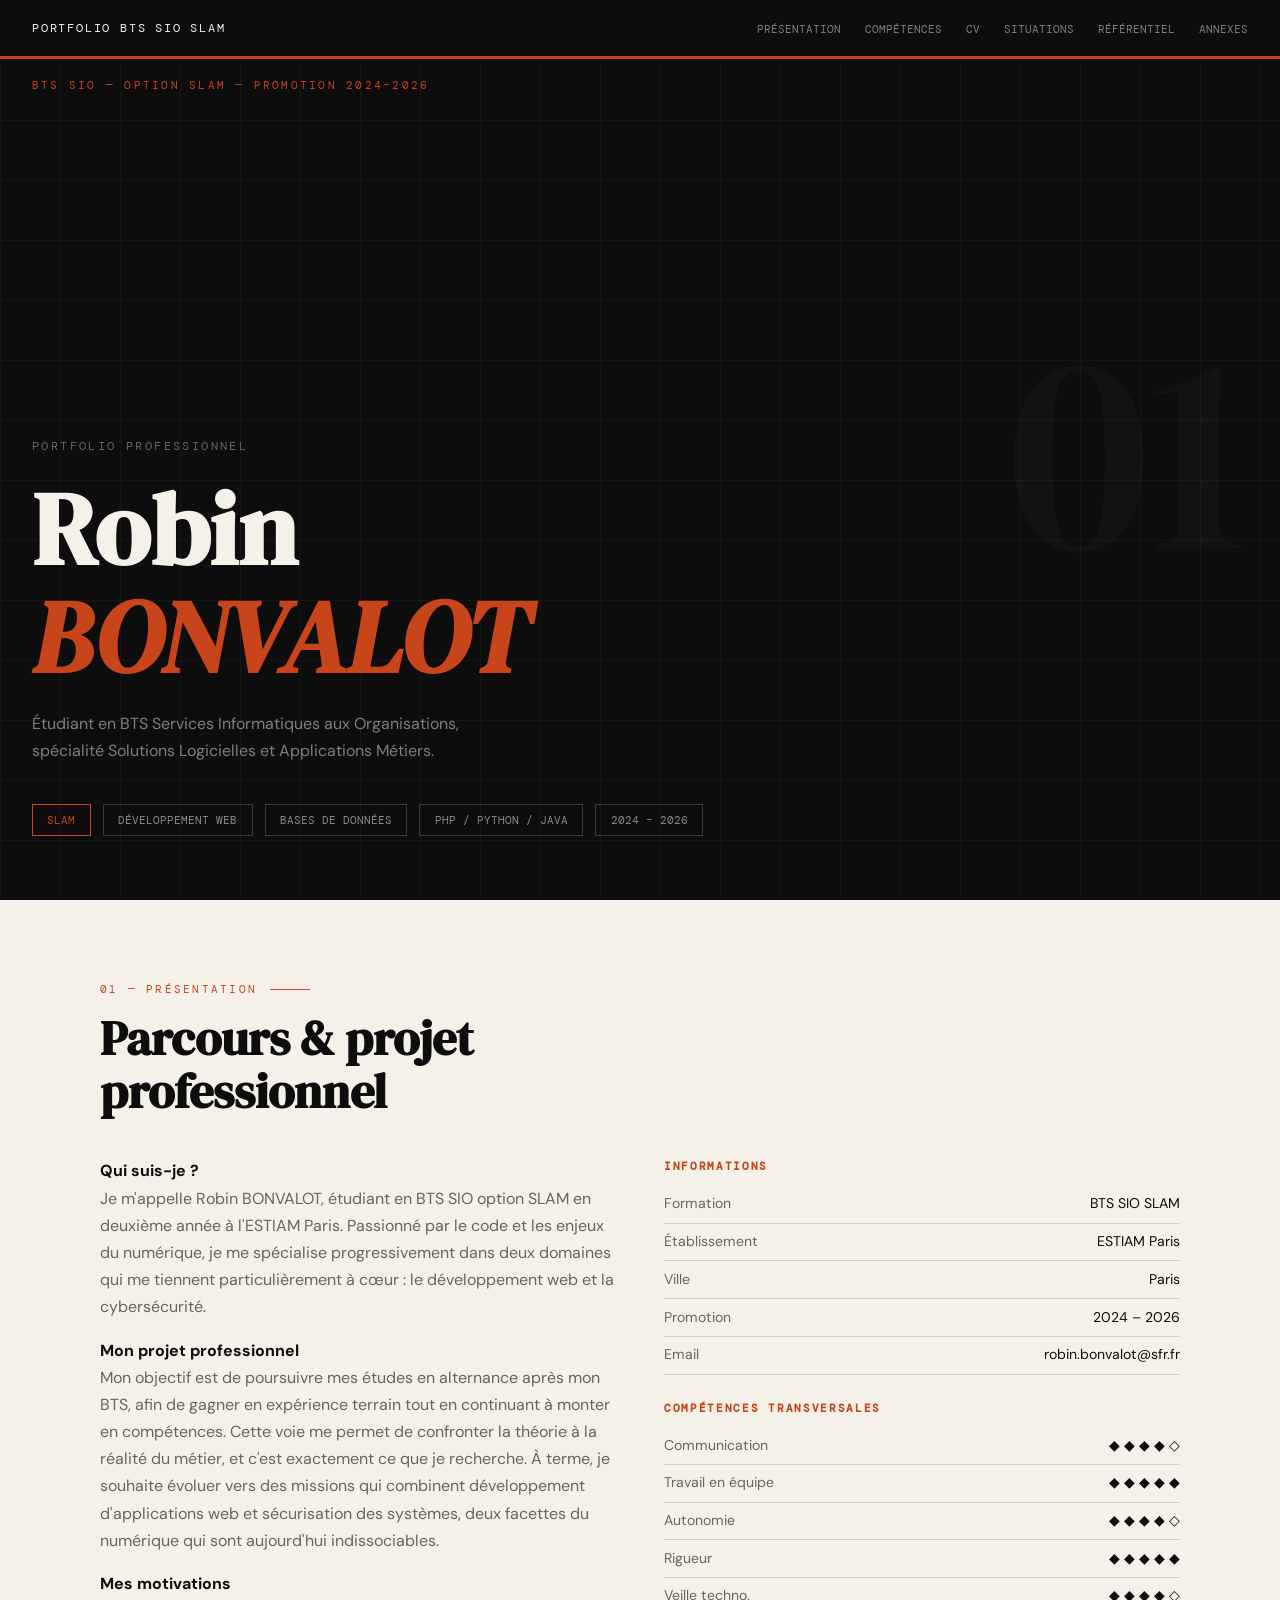
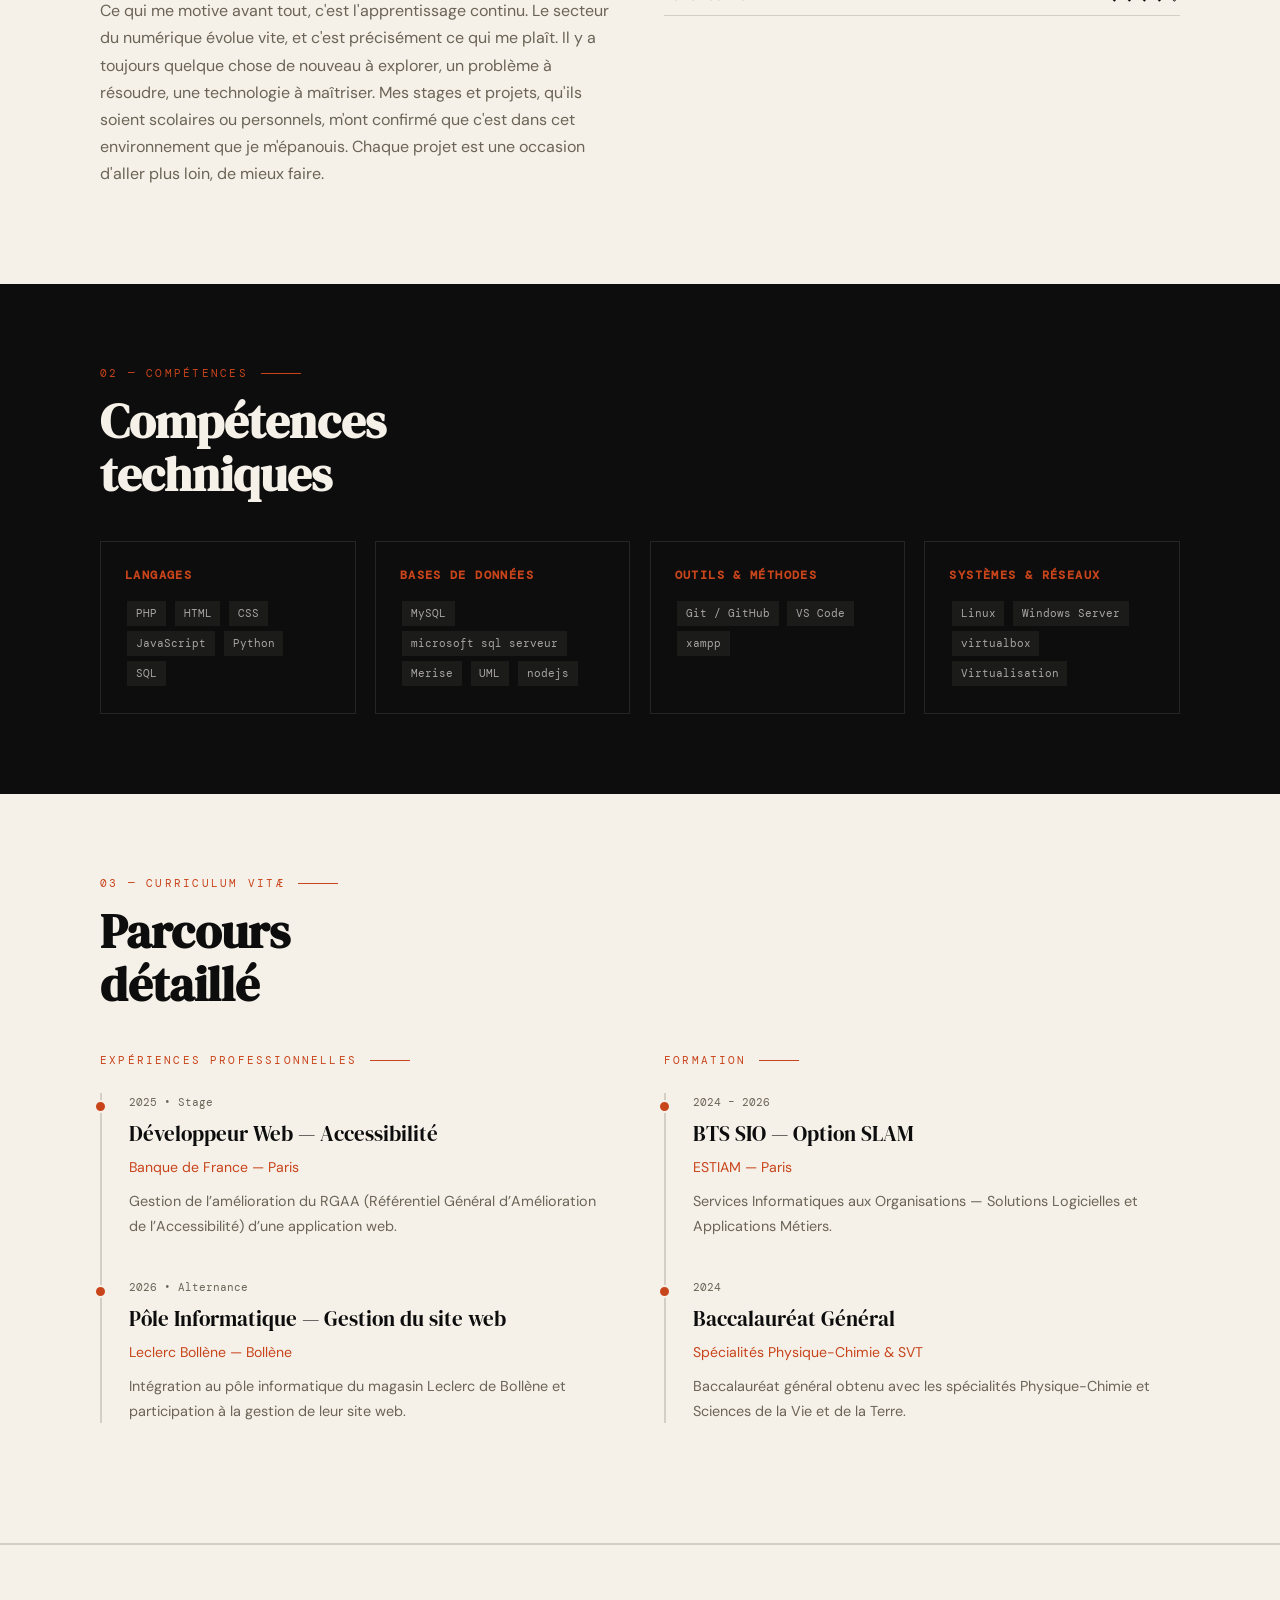
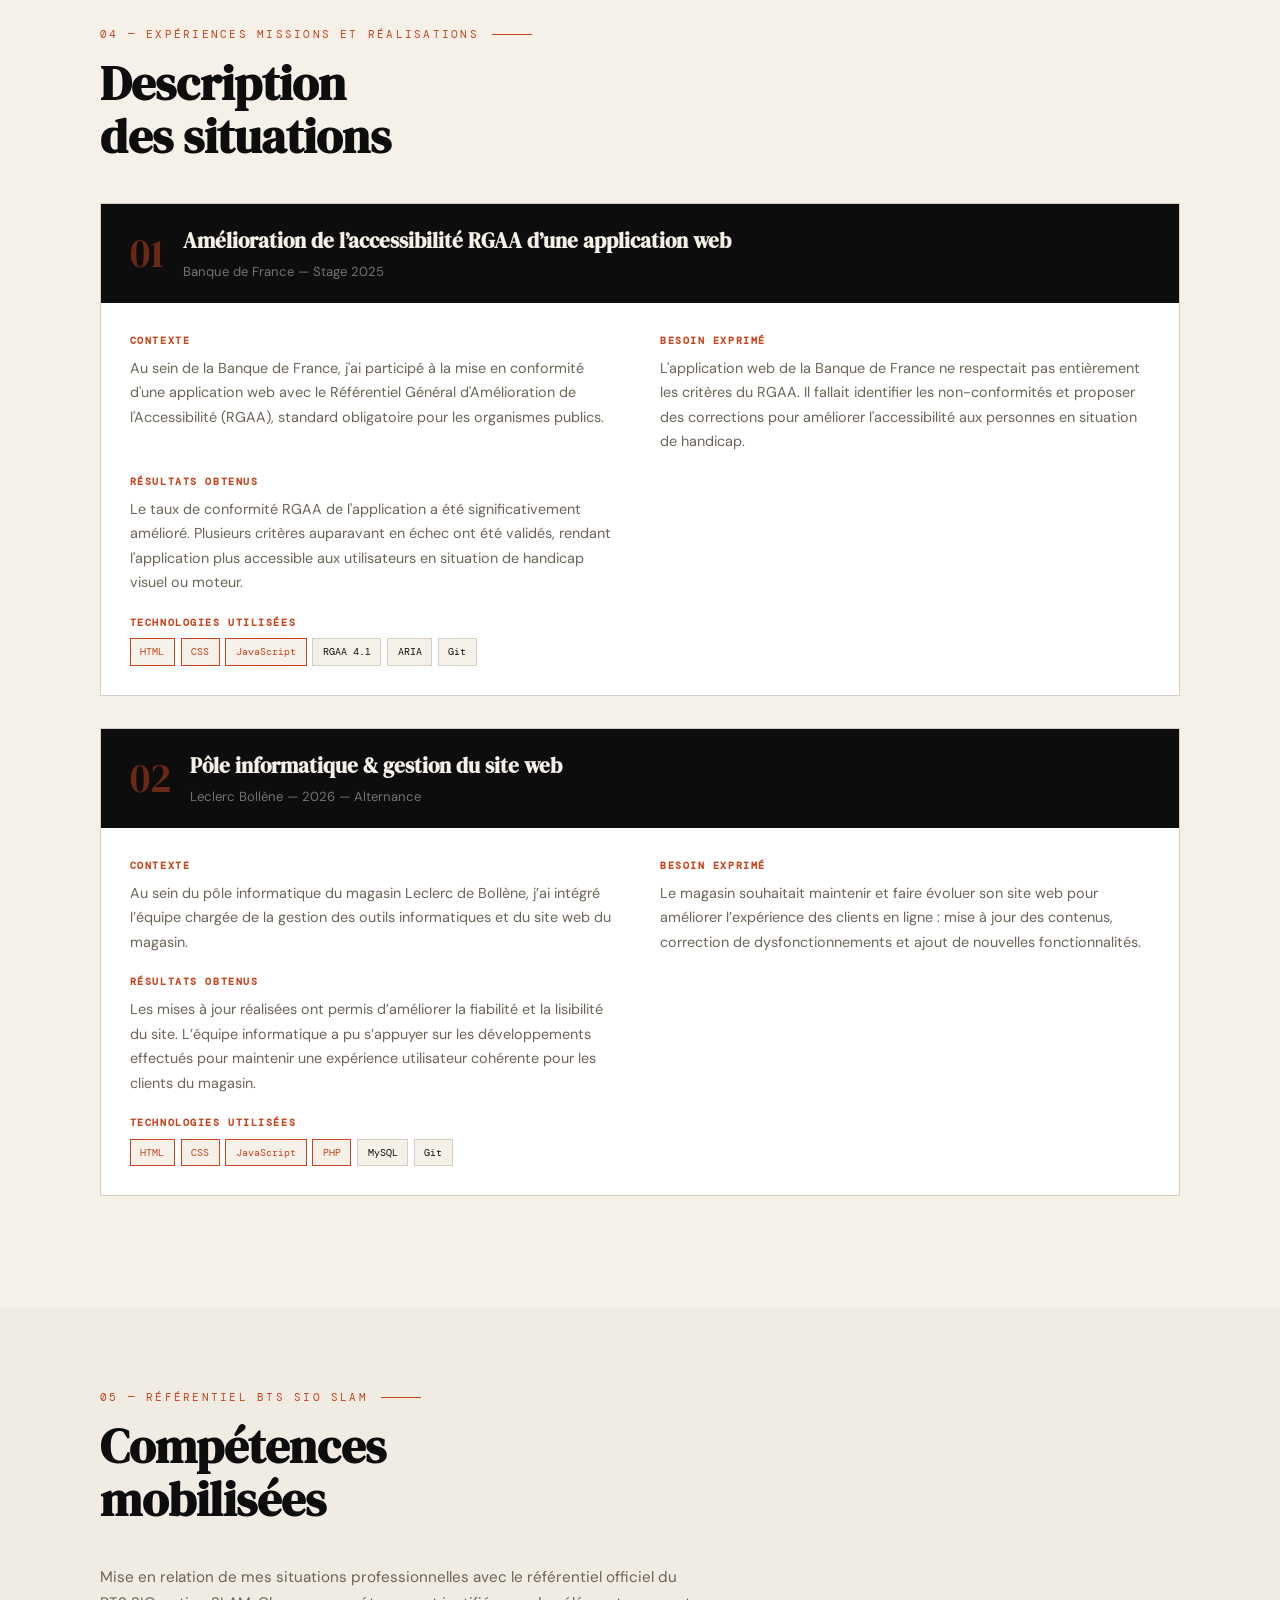
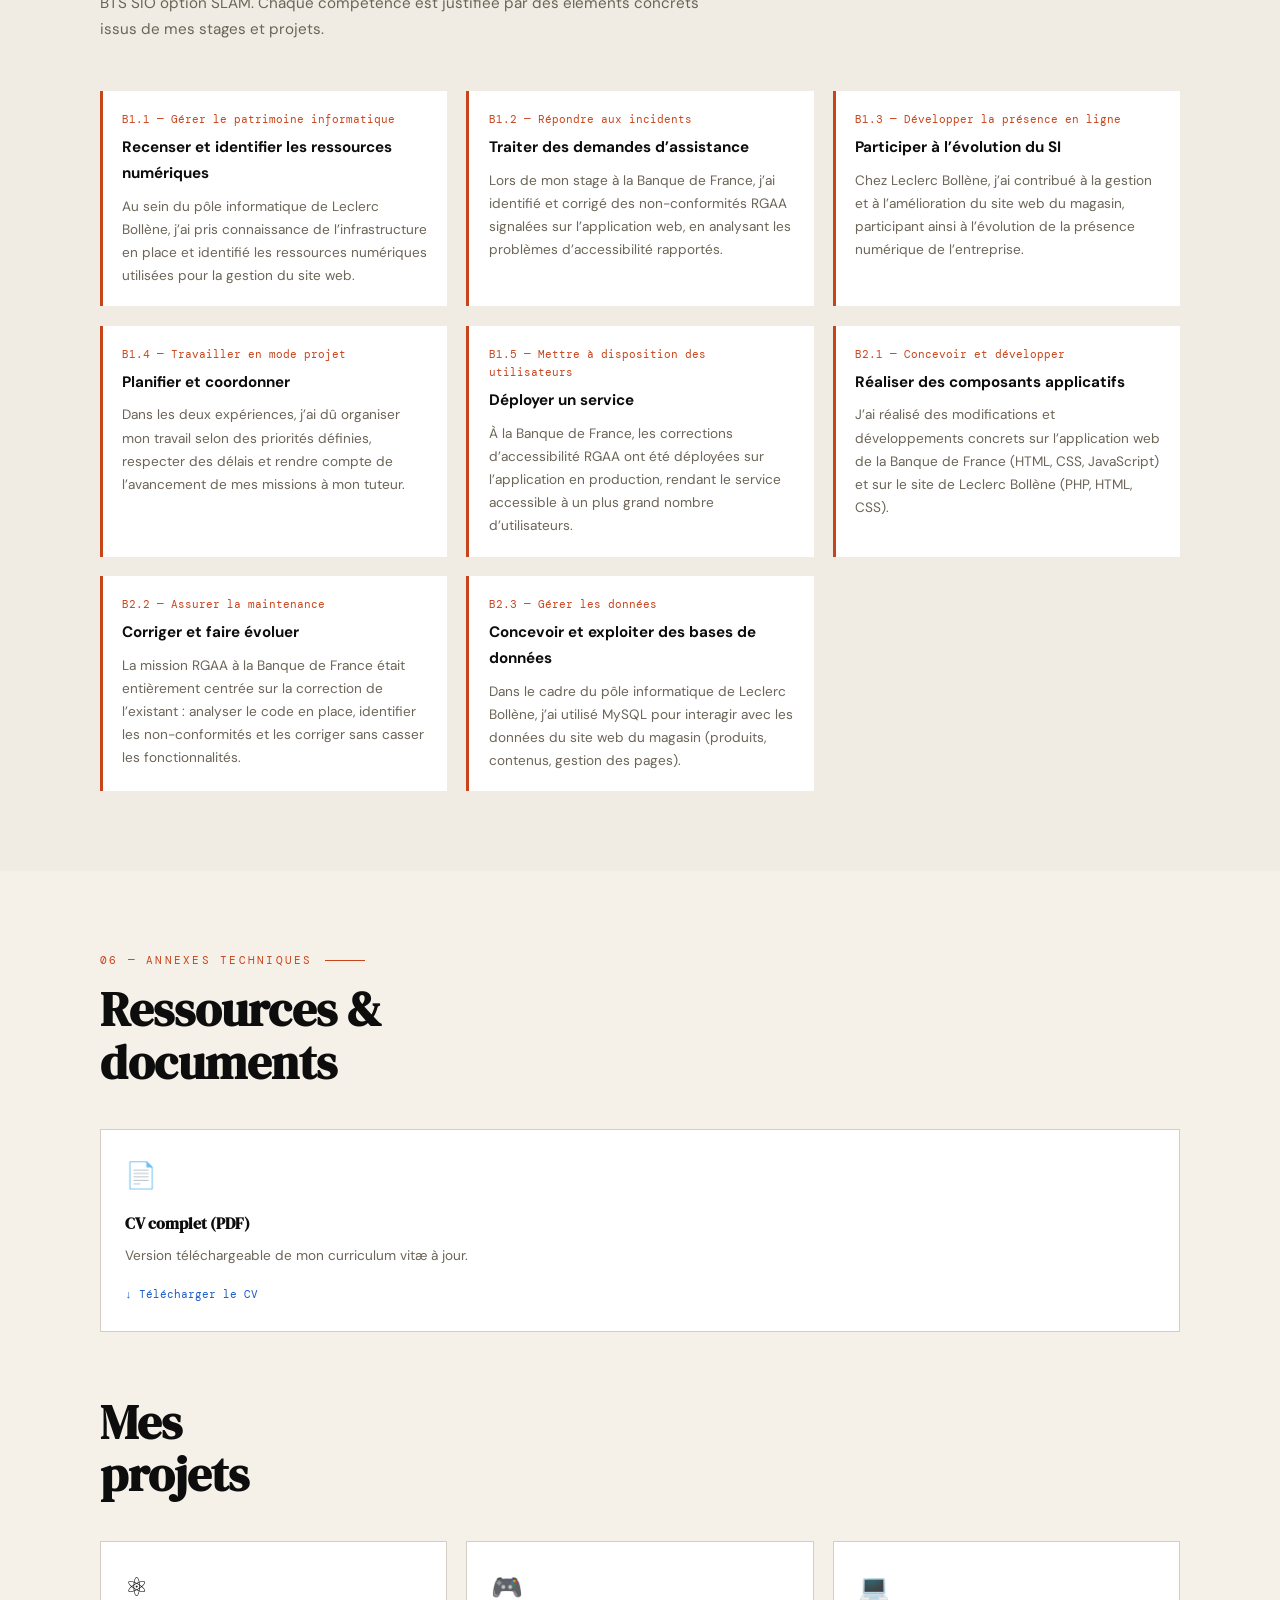
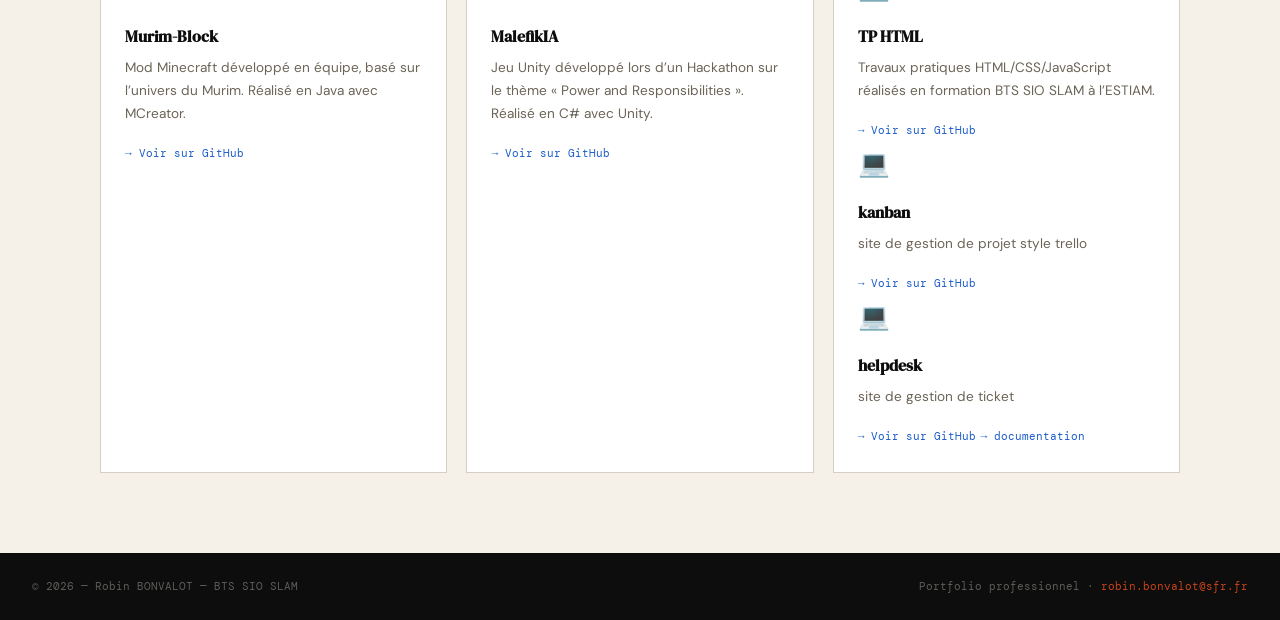
<file: index.html>
<!DOCTYPE html>
<html lang="fr">
<head>
  <meta charset="UTF-8">
  <meta name="viewport" content="width=device-width, initial-scale=1.0">
  <title>Portfolio BTS SIO SLAM &mdash; Robin BONVALOT</title>
  <link rel="stylesheet" href="style.css">
</head>
<body>

<nav>
  <span class="nav-brand">Portfolio BTS SIO SLAM</span>
  <ul class="nav-links">
    <li><a href="#about">Pr&eacute;sentation</a></li>
    <li><a href="#skills">Comp&eacute;tences</a></li>
    <li><a href="#cv">CV</a></li>
    <li><a href="#situations">Situations</a></li>
    <li><a href="#referentiel">R&eacute;f&eacute;rentiel</a></li>
    <li><a href="#annexes">Annexes</a></li>
  </ul>
</nav>

<section class="hero" id="hero">
  <div class="hero-grid"></div>
  <div class="hero-accent-line"></div>
  <div class="hero-tag">BTS SIO &mdash; Option SLAM &mdash; Promotion 2024&ndash;2026</div>
  <div class="hero-number">01</div>
  <div class="hero-content">
    <p class="hero-eyebrow">Portfolio professionnel</p>
    <h1 class="hero-name">Robin<br><em>BONVALOT</em></h1>
    <p class="hero-tagline">&Eacute;tudiant en BTS Services Informatiques aux Organisations, sp&eacute;cialit&eacute; Solutions Logicielles et Applications M&eacute;tiers.</p>
    <div class="hero-badges">
      <span class="badge accent">SLAM</span>
      <span class="badge">D&eacute;veloppement Web</span>
      <span class="badge">Bases de Donn&eacute;es</span>
      <span class="badge">PHP / Python / Java</span>
      <span class="badge">2024 &ndash; 2026</span>
    </div>
  </div>
</section>

<section id="about">
  <div class="section-inner">
    <div class="section-label">01 &mdash; Pr&eacute;sentation</div>
    <h2 class="section-title">Parcours &amp; projet<br>professionnel</h2>
    <div class="about-grid fade-up">
      <div class="about-text">
        <p><strong>Qui suis-je ?</strong><br>
        Je m'appelle Robin BONVALOT, étudiant en BTS SIO option SLAM en deuxième année à l'ESTIAM Paris. Passionné par le code et les enjeux du numérique, je me spécialise progressivement dans deux domaines qui me tiennent particulièrement à cœur : le développement web et la cybersécurité.</p>
        <p><strong>Mon projet professionnel</strong><br>
        Mon objectif est de poursuivre mes études en alternance après mon BTS, afin de gagner en expérience terrain tout en continuant à monter en compétences. Cette voie me permet de confronter la théorie à la réalité du métier, et c'est exactement ce que je recherche.
        À terme, je souhaite évoluer vers des missions qui combinent développement d'applications web et sécurisation des systèmes, deux facettes du numérique qui sont aujourd'hui indissociables.</p>
        <p><strong>Mes motivations</strong><br>
        Ce qui me motive avant tout, c'est l'apprentissage continu. Le secteur du numérique évolue vite, et c'est précisément ce qui me plaît. Il y a toujours quelque chose de nouveau à explorer, un problème à résoudre, une technologie à maîtriser.
        Mes stages et projets, qu'ils soient scolaires ou personnels, m'ont confirmé que c'est dans cet environnement que je m'épanouis. Chaque projet est une occasion d'aller plus loin, de mieux faire.</p>
      </div>
      <div class="about-aside">
        <div class="info-block">
          <h4>Informations</h4>
          <div class="info-row"><span>Formation</span><span>BTS SIO SLAM</span></div>
          <div class="info-row"><span>&Eacute;tablissement</span><span>ESTIAM Paris</span></div>
          <div class="info-row"><span>Ville</span><span>Paris</span></div>
          <div class="info-row"><span>Promotion</span><span>2024 &ndash; 2026</span></div>
          <div class="info-row"><span>Email</span><span>robin.bonvalot@sfr.fr</span></div>
        </div>
        <div class="info-block">
          <h4>Comp&eacute;tences transversales</h4>
          <div class="info-row"><span>Communication</span><span>&#9670; &#9670; &#9670; &#9670; &#9671;</span></div>
          <div class="info-row"><span>Travail en &eacute;quipe</span><span>&#9670; &#9670; &#9670; &#9670; &#9670;</span></div>
          <div class="info-row"><span>Autonomie</span><span>&#9670; &#9670; &#9670; &#9670; &#9671;</span></div>
          <div class="info-row"><span>Rigueur</span><span>&#9670; &#9670; &#9670; &#9670; &#9670;</span></div>
          <div class="info-row"><span>Veille techno.</span><span>&#9670; &#9670; &#9670; &#9670; &#9671;</span></div>
        </div>
      </div>
    </div>
  </div>
</section>

<section id="skills">
  <div class="section-inner">
    <div class="section-label">02 &mdash; Comp&eacute;tences</div>
    <h2 class="section-title">Comp&eacute;tences<br>techniques</h2>
    <div class="skills-grid fade-up">
      <div class="skill-card">
        <h3>Langages</h3>
        <span class="skill-tag">PHP</span>
        <span class="skill-tag">HTML</span>
        <span class="skill-tag">CSS</span>
        <span class="skill-tag">JavaScript</span>
        <span class="skill-tag">Python</span>
        <span class="skill-tag">SQL</span>
      </div>

      <div class="skill-card">
        <h3>Bases de donn&eacute;es</h3>
        <span class="skill-tag">MySQL</span>
        <span class="skill-tag">microsoft sql serveur</span>
        <span class="skill-tag">Merise</span>
        <span class="skill-tag">UML</span>
        <span class="skill-tag">nodejs</span>
      </div>
      <div class="skill-card">
        <h3>Outils &amp; m&eacute;thodes</h3>
        <span class="skill-tag">Git / GitHub</span>
        <span class="skill-tag">VS Code</span>
        <span class="skill-tag">xampp</span>
      </div>
      <div class="skill-card">
        <h3>Syst&egrave;mes &amp; r&eacute;seaux</h3>
        <span class="skill-tag">Linux</span>
        <span class="skill-tag">Windows Server</span>
        <span class="skill-tag">virtualbox</span>
        <span class="skill-tag">Virtualisation</span>
      </div>

    </div>
  </div>
</section>

<section id="cv">
  <div class="section-inner">
    <div class="section-label">03 &mdash; Curriculum Vit&aelig;</div>
    <h2 class="section-title">Parcours<br>d&eacute;taill&eacute;</h2>
    <div class="cv-columns fade-up">
      
      <div>
        <div class="section-label" style="font-size:.68rem; margin-bottom:1.5rem">Exp&eacute;riences professionnelles</div>
        <div class="cv-timeline">
          <div class="cv-item">
            <div class="cv-date">2025 &bull; Stage</div>
            <div class="cv-role">D&eacute;veloppeur Web &mdash; Accessibilit&eacute;</div>
            <div class="cv-org">Banque de France &mdash; Paris</div>
            <div class="cv-desc">Gestion de l&rsquo;am&eacute;lioration du RGAA (R&eacute;f&eacute;rentiel G&eacute;n&eacute;ral d&rsquo;Am&eacute;lioration de l&rsquo;Accessibilit&eacute;) d&rsquo;une application web.</div>
          </div>
          <div class="cv-item">
            <div class="cv-date">2026 &bull; Alternance</div>
            <div class="cv-role">P&ocirc;le Informatique &mdash; Gestion du site web</div>
            <div class="cv-org">Leclerc Boll&egrave;ne &mdash; Boll&egrave;ne</div>
            <div class="cv-desc">Int&eacute;gration au p&ocirc;le informatique du magasin Leclerc de Boll&egrave;ne et participation &agrave; la gestion de leur site web.</div>
          </div>
        </div>
      </div>
      
      <div>
        <div class="section-label" style="font-size:.68rem; margin-bottom:1.5rem">Formation</div>
        <div class="cv-timeline">
          <div class="cv-item">
            <div class="cv-date">2024 &ndash; 2026</div>
            <div class="cv-role">BTS SIO &mdash; Option SLAM</div>
            <div class="cv-org">ESTIAM &mdash; Paris</div>
            <div class="cv-desc">Services Informatiques aux Organisations &mdash; Solutions Logicielles et Applications M&eacute;tiers.</div>
          </div>
          <div class="cv-item">
            <div class="cv-date">2024</div>
            <div class="cv-role">Baccalaur&eacute;at G&eacute;n&eacute;ral</div>
            <div class="cv-org">Sp&eacute;cialit&eacute;s Physique-Chimie &amp; SVT</div>
            <div class="cv-desc">Baccalaur&eacute;at g&eacute;n&eacute;ral obtenu avec les sp&eacute;cialit&eacute;s Physique-Chimie et Sciences de la Vie et de la Terre.</div>
          </div>
        </div>
      </div>
    </div>
  </div>
</section>

<section id="situations">
  <div class="section-inner">
    <div class="section-label">04 &mdash;  EXPÉRIENCES Missions et réalisations</div>
    <h2 class="section-title">Description<br>des situations</h2>

    <div class="situation-card fade-up">
      <div class="situation-header">
        <div class="situation-num">01</div>
        <div>
          <h3>Am&eacute;lioration de l&rsquo;accessibilit&eacute; RGAA d&rsquo;une application web</h3>
          <p>Banque de France &mdash; Stage 2025</p>
        </div>
      </div>
      <div class="situation-body">
        <div class="sit-grid">
          <div class="sit-field">
            <h4>Contexte</h4>
            <p>Au sein de la Banque de France, j'ai participé à la mise en conformité d'une application web avec le Référentiel Général d'Amélioration de l'Accessibilité (RGAA), standard obligatoire pour les organismes publics.</p>
          </div>
          <div class="sit-field">
            <h4>Besoin exprim&eacute;</h4>
            <p>L'application web de la Banque de France ne respectait pas entièrement les critères du RGAA. Il fallait identifier les non-conformités et proposer des corrections pour améliorer l'accessibilité aux personnes en situation de handicap.</p>
          </div>
          <div class="sit-field">
            <h4>R&eacute;sultats obtenus</h4>
            <p>Le taux de conformité RGAA de l'application a été significativement amélioré. Plusieurs critères auparavant en échec ont été validés, rendant l'application plus accessible aux utilisateurs en situation de handicap visuel ou moteur.</p>
          </div>
          <div class="sit-field full">
            <h4>Technologies utilis&eacute;es</h4>
            <div class="tech-chips">
              <span class="chip lang">HTML</span>
              <span class="chip lang">CSS</span>
              <span class="chip lang">JavaScript</span>
              <span class="chip">RGAA 4.1</span>
              <span class="chip">ARIA</span>
              <span class="chip">Git</span>
            </div>
          </div>
        </div>
      </div>
    </div>

    
    <div class="situation-card fade-up">
      <div class="situation-header">
        <div class="situation-num">02</div>
        <div>
          <h3>P&ocirc;le informatique &amp; gestion du site web</h3>
          <p>Leclerc Boll&egrave;ne &mdash; 2026 &mdash; Alternance</p>
        </div>
      </div>
      <div class="situation-body">
        <div class="sit-grid">
          <div class="sit-field">
            <h4>Contexte</h4>
            <p>Au sein du p&ocirc;le informatique du magasin Leclerc de Boll&egrave;ne, j&rsquo;ai int&eacute;gr&eacute; l&rsquo;&eacute;quipe charg&eacute;e de la gestion des outils informatiques et du site web du magasin.</p>
          </div>
          <div class="sit-field">
            <h4>Besoin exprim&eacute;</h4>
            <p>Le magasin souhaitait maintenir et faire &eacute;voluer son site web pour am&eacute;liorer l&rsquo;exp&eacute;rience des clients en ligne : mise &agrave; jour des contenus, correction de dysfonctionnements et ajout de nouvelles fonctionnalit&eacute;s.</p>
          </div>
          <div class="sit-field">
            <h4>R&eacute;sultats obtenus</h4>
            <p>Les mises &agrave; jour r&eacute;alis&eacute;es ont permis d&rsquo;am&eacute;liorer la fiabilit&eacute; et la lisibilit&eacute; du site. L&rsquo;&eacute;quipe informatique a pu s&rsquo;appuyer sur les d&eacute;veloppements effectu&eacute;s pour maintenir une exp&eacute;rience utilisateur coh&eacute;rente pour les clients du magasin.</p>
          </div>
          <div class="sit-field full">
            <h4>Technologies utilis&eacute;es</h4>
            <div class="tech-chips">
              <span class="chip lang">HTML</span>
              <span class="chip lang">CSS</span>
              <span class="chip lang">JavaScript</span>
              <span class="chip lang">PHP</span>
              <span class="chip">MySQL</span>
              <span class="chip">Git</span>
            </div>
          </div>
        </div>
      </div>
    </div>

    

  </div>
</section>

<section id="referentiel">
  <div class="section-inner">
    <div class="section-label">05 &mdash; R&eacute;f&eacute;rentiel BTS SIO SLAM</div>
    <h2 class="section-title">Comp&eacute;tences<br>mobilis&eacute;es</h2>
    <p style="color:var(--muted); max-width:600px; margin-bottom:3rem; font-size:.95rem">
      Mise en relation de mes situations professionnelles avec le r&eacute;f&eacute;rentiel officiel du BTS SIO option SLAM. Chaque comp&eacute;tence est justifi&eacute;e par des &eacute;l&eacute;ments concrets issus de mes stages et projets.
    </p>
    <div class="ref-grid fade-up">
      <div class="ref-card">
        <div class="ref-code">B1.1 &mdash; G&eacute;rer le patrimoine informatique</div>
        <h4>Recenser et identifier les ressources num&eacute;riques</h4>
        <p>Au sein du p&ocirc;le informatique de Leclerc Boll&egrave;ne, j&rsquo;ai pris connaissance de l&rsquo;infrastructure en place et identifi&eacute; les ressources num&eacute;riques utilis&eacute;es pour la gestion du site web.</p>
      </div>
      <div class="ref-card">
        <div class="ref-code">B1.2 &mdash; R&eacute;pondre aux incidents</div>
        <h4>Traiter des demandes d&rsquo;assistance</h4>
        <p>Lors de mon stage &agrave; la Banque de France, j&rsquo;ai identifi&eacute; et corrig&eacute; des non-conformit&eacute;s RGAA signal&eacute;es sur l&rsquo;application web, en analysant les probl&egrave;mes d&rsquo;accessibilit&eacute; rapport&eacute;s.</p>
      </div>
      <div class="ref-card">
        <div class="ref-code">B1.3 &mdash; D&eacute;velopper la pr&eacute;sence en ligne</div>
        <h4>Participer &agrave; l&rsquo;&eacute;volution du SI</h4>
        <p>Chez Leclerc Boll&egrave;ne, j&rsquo;ai contribu&eacute; &agrave; la gestion et &agrave; l&rsquo;am&eacute;lioration du site web du magasin, participant ainsi &agrave; l&rsquo;&eacute;volution de la pr&eacute;sence num&eacute;rique de l&rsquo;entreprise.</p>
      </div>
      <div class="ref-card">
        <div class="ref-code">B1.4 &mdash; Travailler en mode projet</div>
        <h4>Planifier et coordonner</h4>
        <p>Dans les deux exp&eacute;riences, j&rsquo;ai d&ucirc; organiser mon travail selon des priorit&eacute;s d&eacute;finies, respecter des d&eacute;lais et rendre compte de l&rsquo;avancement de mes missions &agrave; mon tuteur.</p>
      </div>
      <div class="ref-card">
        <div class="ref-code">B1.5 &mdash; Mettre &agrave; disposition des utilisateurs</div>
        <h4>D&eacute;ployer un service</h4>
        <p>&Agrave; la Banque de France, les corrections d&rsquo;accessibilit&eacute; RGAA ont &eacute;t&eacute; d&eacute;ploy&eacute;es sur l&rsquo;application en production, rendant le service accessible &agrave; un plus grand nombre d&rsquo;utilisateurs.</p>
      </div>
      <div class="ref-card">
        <div class="ref-code">B2.1 &mdash; Concevoir et d&eacute;velopper</div>
        <h4>R&eacute;aliser des composants applicatifs</h4>
        <p>J&rsquo;ai r&eacute;alis&eacute; des modifications et d&eacute;veloppements concrets sur l&rsquo;application web de la Banque de France (HTML, CSS, JavaScript) et sur le site de Leclerc Boll&egrave;ne (PHP, HTML, CSS).</p>
      </div>
      <div class="ref-card">
        <div class="ref-code">B2.2 &mdash; Assurer la maintenance</div>
        <h4>Corriger et faire &eacute;voluer</h4>
        <p>La mission RGAA &agrave; la Banque de France &eacute;tait enti&egrave;rement centr&eacute;e sur la correction de l&rsquo;existant : analyser le code en place, identifier les non-conformit&eacute;s et les corriger sans casser les fonctionnalit&eacute;s.</p>
      </div>
      <div class="ref-card">
        <div class="ref-code">B2.3 &mdash; G&eacute;rer les donn&eacute;es</div>
        <h4>Concevoir et exploiter des bases de donn&eacute;es</h4>
        <p>Dans le cadre du p&ocirc;le informatique de Leclerc Boll&egrave;ne, j&rsquo;ai utilis&eacute; MySQL pour interagir avec les donn&eacute;es du site web du magasin (produits, contenus, gestion des pages).</p>
      </div>
    </div>
  </div>
</section>

<section id="annexes">
  <div class="section-inner">
    <div class="section-label">06 &mdash; Annexes techniques</div>
    <h2 class="section-title">Ressources &amp;<br>documents</h2>
    <div class="annexes-grid fade-up">
      <div class="annex-card">
        <div class="annex-icon">&#128196;</div>
        <h4>CV complet (PDF)</h4>
        <p>Version t&eacute;l&eacute;chargeable de mon curriculum vit&aelig; &agrave; jour.</p>
        <a class="annex-link" href="https://drive.google.com/file/d/1PD9b9iMhq0g_Edb-D3W8sQsPgd6aqsxm/view?usp=sharing">&#8595; T&eacute;l&eacute;charger le CV</a>
      </div>
    </div>

    <h2 class="section-title" style="margin-top:4rem">Mes<br>projets</h2>
    <div class="annexes-grid fade-up">
      <div class="annex-card">
        <div class="annex-icon">&#9883;</div>
        <h4>Murim-Block</h4>
        <p>Mod Minecraft d&eacute;velopp&eacute; en &eacute;quipe, bas&eacute; sur l&rsquo;univers du Murim. R&eacute;alis&eacute; en Java avec MCreator.</p>
        <a class="annex-link" href="https://github.com/enybcode/Murim-Block" target="_blank">&#8594; Voir sur GitHub</a>
      </div>
      <div class="annex-card">
        <div class="annex-icon">&#127918;</div>
        <h4>MalefikIA</h4>
        <p>Jeu Unity d&eacute;velopp&eacute; lors d&rsquo;un Hackathon sur le th&egrave;me &laquo;&nbsp;Power and Responsibilities&nbsp;&raquo;. R&eacute;alis&eacute; en C# avec Unity.</p>
        <a class="annex-link" href="https://github.com/Yokorr/MalefikIA" target="_blank">&#8594; Voir sur GitHub</a>
      </div>
      <div class="annex-card">
        <div class="annex-icon">&#128187;</div>
        <h4>TP HTML</h4>
        <p>Travaux pratiques HTML/CSS/JavaScript r&eacute;alis&eacute;s en formation BTS SIO SLAM &agrave; l&rsquo;ESTIAM.</p>
        <a class="annex-link" href="https://github.com/RobinBVLT/TP-html" target="_blank">&#8594; Voir sur GitHub</a>
          <div class="annex-icon">&#128187;</div>
          <h4>kanban</h4>
          <p>site de gestion de projet style trello</p>
          <a class="annex-link" href="https://github.com/RobinBVLT/Kanban.git" target="_blank">&#8594; Voir sur GitHub</a>
            <div class="annex-icon">&#128187;</div>
            <h4>helpdesk</h4>
            <p>site de gestion de ticket</p>
            <a class="annex-link" href="https://github.com/RobinBVLT/helpdesk.git" target="_blank">&#8594; Voir sur GitHub</a>
            <a class="annex-link" href="https://drive.google.com/file/d/1YqQrrClibHbCQXofVHDomKzusOFUCbd0/view?usp=sharing" target="_blank">&#8594; documentation</a>
              </div>
            </div>
          </div>
        </div>
      </div>
    </div>
  </div>
</section>

<footer>
  <span>&copy; 2026 &mdash; Robin BONVALOT &mdash; BTS SIO SLAM</span>
  <span>Portfolio professionnel &middot; <a href="mailto:robin.bonvalot@sfr.fr">robin.bonvalot@sfr.fr</a></span>
</footer>

<script src="script.js"></script>

</body>
</html>
</file>
<file: style.css>
@import url("https://fonts.googleapis.com/css2?family=DM+Serif+Display:ital@0;1&family=DM+Mono:wght@400;500&family=DM+Sans:wght@400;500;600&display=swap");

:root {
  --ink:    #0d0d0d;
  --paper:  #f5f0e8;
  --accent: #c8441b;
  --blue:   #1b5cc8;
  --muted:  #6b6457;
  --rule:   #d4cec4;
  --card:   #fff;
  --mono:   "DM Mono", monospace;
  --serif:  "DM Serif Display", serif;
  --sans:   "DM Sans", sans-serif;
}

* { box-sizing: border-box; margin: 0; padding: 0; }
html { scroll-behavior: smooth; }
body { background: var(--paper); color: var(--ink); font-family: var(--sans); line-height: 1.7; overflow-x: hidden; }

nav {
  position: fixed; top: 0; left: 0; right: 0; z-index: 100;
  background: var(--ink);
  display: flex; align-items: center; justify-content: space-between;
  padding: 0 2rem; height: 56px;
}
.nav-brand { font-family: var(--mono); font-size: .75rem; color: var(--paper); letter-spacing: .15em; text-transform: uppercase; }
.nav-links { display: flex; gap: 1.5rem; list-style: none; }
.nav-links a { font-family: var(--mono); font-size: .7rem; color: rgba(245,240,232,.5); text-decoration: none; text-transform: uppercase; transition: color .2s; }
.nav-links a:hover { color: var(--accent); }

.hero {
  min-height: 100vh; display: flex; align-items: flex-end;
  padding: 0 2rem 4rem; background: var(--ink); position: relative; overflow: hidden;
}
.hero-grid {
  position: absolute; inset: 0; opacity: .04;
  background-image: linear-gradient(var(--paper) 1px, transparent 1px), linear-gradient(90deg, var(--paper) 1px, transparent 1px);
  background-size: 60px 60px;
}
.hero-accent-line { position: absolute; top: 56px; left: 0; right: 0; height: 3px; background: var(--accent); }
.hero-tag { position: absolute; top: 76px; left: 2rem; font-family: var(--mono); font-size: .7rem; color: var(--accent); letter-spacing: .2em; text-transform: uppercase; }
.hero-number { position: absolute; right: 2rem; top: 50%; font-family: var(--serif); font-size: 22vw; color: rgba(255,255,255,.025); line-height: 1; user-select: none; transform: translateY(-50%); }
.hero-content { position: relative; max-width: 860px; }
.hero-eyebrow { font-family: var(--mono); font-size: .75rem; color: var(--muted); letter-spacing: .2em; text-transform: uppercase; margin-bottom: 1.2rem; }
.hero-name { font-family: var(--serif); font-size: clamp(3rem, 8vw, 6.5rem); color: var(--paper); line-height: 1.05; margin-bottom: 1.2rem; }
.hero-name em { color: var(--accent); font-style: italic; }
.hero-tagline { font-size: 1rem; color: rgba(245,240,232,.5); max-width: 480px; margin-bottom: 2.5rem; }
.hero-badges { display: flex; gap: .75rem; flex-wrap: wrap; }
.badge { font-family: var(--mono); font-size: .68rem; padding: .35rem .9rem; border: 1px solid rgba(245,240,232,.2); color: rgba(245,240,232,.55); text-transform: uppercase; }
.badge.accent { border-color: var(--accent); color: var(--accent); }

section { padding: 5rem 2rem; }
.section-inner { max-width: 1080px; margin: 0 auto; }
.section-label {
  font-family: var(--mono); font-size: .7rem; color: var(--accent);
  letter-spacing: .2em; text-transform: uppercase; margin-bottom: .8rem;
  display: flex; align-items: center; gap: .8rem;
}
.section-label::after { content: ""; width: 40px; height: 1px; background: var(--accent); }
.section-title { font-family: var(--serif); font-size: clamp(1.8rem, 4vw, 3rem); line-height: 1.1; margin-bottom: 2.5rem; }

#about { background: var(--paper); }
.about-grid { display: grid; grid-template-columns: 1fr 1fr; gap: 3rem; align-items: start; }
.about-text p { color: var(--muted); margin-bottom: 1rem; }
.about-text p strong { color: var(--ink); }
.info-block { margin-bottom: 1.5rem; }
.info-block h4 { font-family: var(--mono); font-size: .7rem; letter-spacing: .15em; text-transform: uppercase; color: var(--accent); margin-bottom: .6rem; }
.info-row { display: flex; justify-content: space-between; padding: .4rem 0; border-bottom: 1px solid var(--rule); font-size: .88rem; }
.info-row span:first-child { color: var(--muted); }

#skills { background: var(--ink); color: var(--paper); }
#skills .section-title { color: var(--paper); }
.skills-grid { display: grid; grid-template-columns: repeat(auto-fit, minmax(200px, 1fr)); gap: 1.2rem; }
.skill-card { border: 1px solid rgba(245,240,232,.1); padding: 1.5rem; transition: border-color .2s; }
.skill-card:hover { border-color: var(--accent); }
.skill-card h3 { font-family: var(--mono); font-size: .72rem; letter-spacing: .12em; text-transform: uppercase; color: var(--accent); margin-bottom: .8rem; }
.skill-tag { display: inline-block; font-family: var(--mono); font-size: .68rem; padding: .2rem .55rem; background: rgba(245,240,232,.06); color: rgba(245,240,232,.65); margin: .15rem; }

#cv { background: var(--paper); }
.cv-columns { display: grid; grid-template-columns: 1fr 1fr; gap: 3rem; }
.cv-timeline { position: relative; padding-left: 1.8rem; }
.cv-timeline::before { content: ""; position: absolute; left: 0; top: 0; bottom: 0; width: 2px; background: var(--rule); }
.cv-item { position: relative; margin-bottom: 2.5rem; }
.cv-item::before { content: ""; position: absolute; left: -2.2rem; top: .4rem; width: 9px; height: 9px; border-radius: 50%; background: var(--accent); border: 2px solid var(--paper); }
.cv-date { font-family: var(--mono); font-size: .7rem; color: var(--muted); margin-bottom: .25rem; }
.cv-role { font-family: var(--serif); font-size: 1.3rem; margin-bottom: .25rem; }
.cv-org { font-size: .88rem; color: var(--accent); margin-bottom: .6rem; }
.cv-desc { color: var(--muted); font-size: .9rem; }

#situations { background: var(--paper); border-top: 2px solid var(--rule); }
.situation-card { background: var(--card); border: 1px solid var(--rule); margin-bottom: 2rem; overflow: hidden; }
.situation-header { background: var(--ink); color: var(--paper); padding: 1.2rem 1.8rem; display: flex; align-items: center; gap: 1.2rem; }
.situation-num { font-family: var(--serif); font-size: 2.5rem; color: var(--accent); line-height: 1; opacity: .5; flex-shrink: 0; }
.situation-header h3 { font-family: var(--serif); font-size: 1.3rem; }
.situation-header p { font-size: .82rem; color: rgba(245,240,232,.45); margin-top: .2rem; }
.situation-body { padding: 1.8rem; }
.sit-grid { display: grid; grid-template-columns: 1fr 1fr; gap: 1.2rem 2.5rem; }
.sit-field h4 { font-family: var(--mono); font-size: .65rem; letter-spacing: .15em; text-transform: uppercase; color: var(--accent); margin-bottom: .4rem; }
.sit-field p { font-size: .9rem; color: var(--muted); }
.sit-field.full { grid-column: 1 / -1; }
.tech-chips { display: flex; flex-wrap: wrap; gap: .35rem; margin-top: .3rem; }
.chip { font-family: var(--mono); font-size: .65rem; padding: .25rem .6rem; background: var(--paper); border: 1px solid var(--rule); color: var(--ink); }
.chip.lang { border-color: var(--accent); color: var(--accent); }

#referentiel { background: #f0ece3; }
.ref-grid { display: grid; grid-template-columns: repeat(auto-fit, minmax(260px, 1fr)); gap: 1.2rem; }
.ref-card { background: var(--card); border-left: 3px solid var(--accent); padding: 1.2rem; }
.ref-code { font-family: var(--mono); font-size: .68rem; color: var(--accent); margin-bottom: .4rem; }
.ref-card h4 { font-size: .95rem; margin-bottom: .5rem; }
.ref-card p { font-size: .85rem; color: var(--muted); }

#annexes { background: var(--paper); }
.annexes-grid { display: grid; grid-template-columns: repeat(auto-fit, minmax(240px, 1fr)); gap: 1.2rem; }
.annex-card { border: 1px solid var(--rule); padding: 1.5rem; background: var(--card); transition: border-color .2s, box-shadow .2s; }
.annex-card:hover { border-color: var(--accent); box-shadow: 3px 3px 0 var(--accent); }
.annex-icon { font-size: 1.6rem; margin-bottom: .8rem; }
.annex-card h4 { font-family: var(--serif); font-size: 1rem; margin-bottom: .4rem; }
.annex-card p { font-size: .85rem; color: var(--muted); margin-bottom: .8rem; }
.annex-link { font-family: var(--mono); font-size: .7rem; color: var(--blue); text-decoration: none; display: inline-flex; align-items: center; gap: .3rem; }
.annex-link:hover { text-decoration: underline; }

footer { background: var(--ink); color: rgba(245,240,232,.35); padding: 1.5rem 2rem; display: flex; justify-content: space-between; align-items: center; font-family: var(--mono); font-size: .7rem; }
footer a { color: var(--accent); text-decoration: none; }

.fade-up { opacity: 0; transform: translateY(20px); transition: opacity .5s ease, transform .5s ease; }
.fade-up.visible { opacity: 1; transform: none; }

@media (max-width: 768px) {
  .nav-links { display: none; }
  .hero { padding: 0 1.5rem 3.5rem; }
  .hero-number { display: none; }
  section { padding: 3.5rem 1.5rem; }
  .about-grid, .cv-columns, .sit-grid { grid-template-columns: 1fr; }
}
</file>
